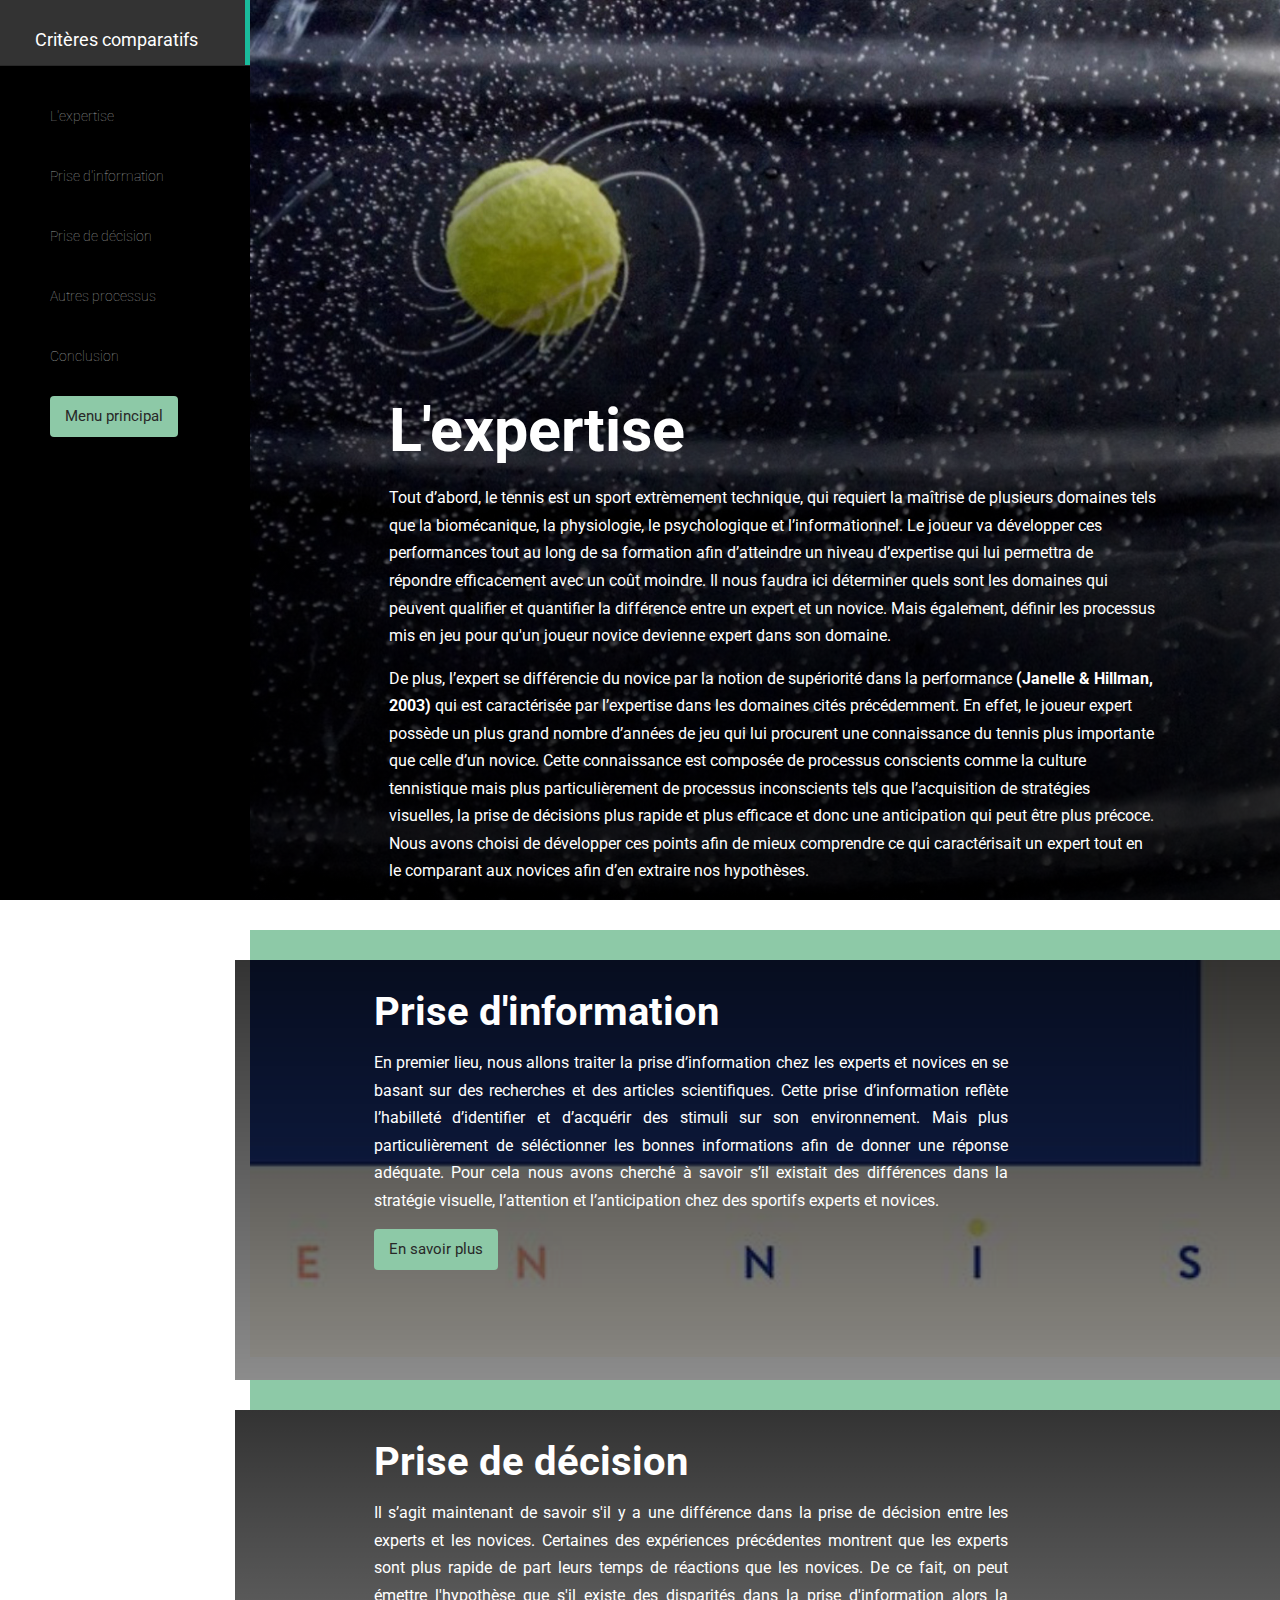
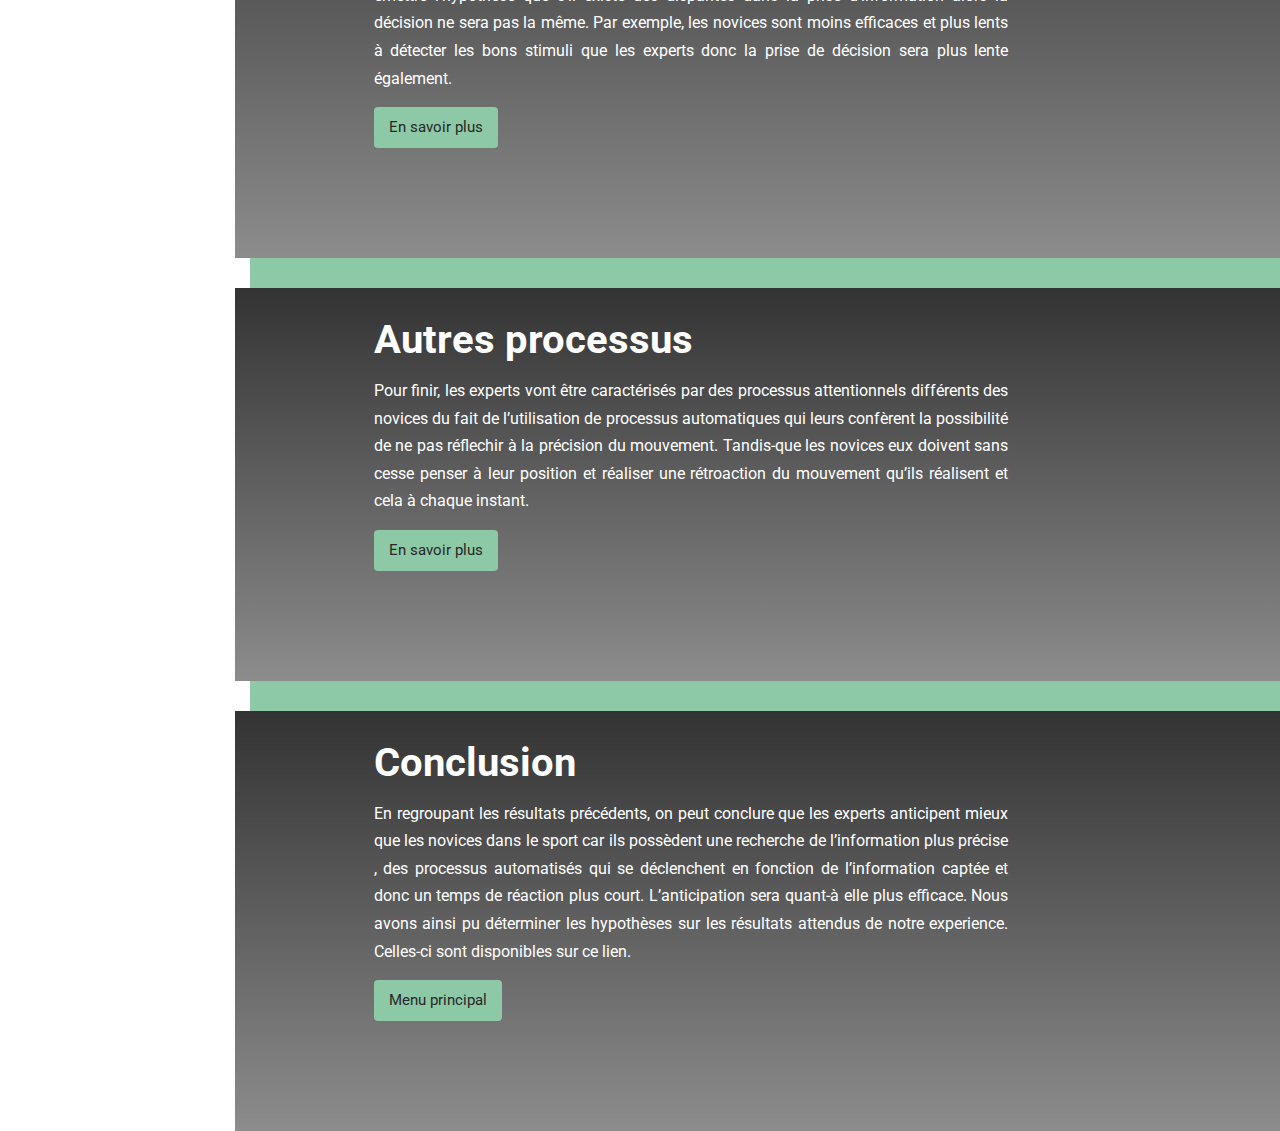
<file: Expertsvsnovices.html>
<!DOCTYPE html>
<html lang="fr">
<head>

    <meta charset="utf-8">
    <meta http-equiv="X-UA-Compatible" content="IE=edge">
    <meta name="viewport" content="width=device-width, initial-scale=1">
    <meta name="description" content="TER L3 MIASHS Parcours Sciences Cognitives 2016 - Chirac Raphael, Gilliard Tallulah ">
    <meta name="author" content="Chirac Raphael, Gilliard Tallulah">

    <title>Prise de décision chez les novices et les experts en tennis<</title>
    <link href='http://fonts.googleapis.com/css?family=Roboto:400,700,500,300' rel='stylesheet' type='text/css'>
    <link rel="stylesheet" href="//maxcdn.bootstrapcdn.com/font-awesome/4.3.0/css/font-awesome.min.css">
    <link rel="stylesheet" href="./fonts/font-awesome/css/font-awesome.min.css">
    <link href="./css/bootstrap.min.css" rel="stylesheet">
    <link href="./css/flat/flat-ui.min.css" rel="stylesheet">
    <link href="./css/style.css" rel="stylesheet">
    <script src="https://ajax.googleapis.com/ajax/libs/jquery/1.11.2/jquery.min.js"></script>
</head>

<body data-spy="scroll" data-target="#myScrollspy">

    <div id="wrapper">

        <!-- Sidebar -->
        <div id="sidebar-wrapper">
            <div id="myScrollspy">
              <ul class="nav sidebar-nav" data-spy="affix" data-offset-bottom="0">
                <li class="sidebar-brand active">
                    <a class="sidebar-brand active" href="#header">
                        Critères comparatifs
                    </a>
                </li>
                <hr style=" border-top: 1px solid #282828;margin-top: 0px;"/>
                <li class="sub-section">
                    <a href="#abstract">L'expertise</a>
                </li>
				<li class="sub-section">
                    <a href="#Prisedinformation">Prise d'information</a>
                </li>
				<li class="sub-section">
                    <a href="#Prisededécision">Prise de décision</a>
                </li>
				<li class="sub-section">
                    <a href="#Autres">Autres processus</a>
                </li>
				<li class="sub-section">
                    <a href="#Conclusion">Conclusion</a>
                </li>
				<li class="sub-section">
					<a href="index.html"><input type="button" class="btn btn-primary" value="Menu principal" style="margin-bottom:3px; background-color: #8dc9a7; color: #282828""></a>
				</li>
			</ul>
          </div>
        </div>
		<div id="page-content-wrapper">
            <div class="container-fluid">
              <div class="row">
                <div id="header">

                    <div id="subheader" class="col-lg-12">
                        <div id="header-title" style="padding:0 12%">
                          <h1>L'expertise</h1>
							<p>
							Tout d’abord, le tennis est un sport extrèmement technique, qui requiert la maîtrise de plusieurs domaines tels que la biomécanique, la physiologie, le  psychologique et l’informationnel. Le joueur va développer ces performances tout au long de sa formation afin d’atteindre un niveau d’expertise qui lui permettra de répondre efficacement avec un coût moindre. 
							Il nous faudra ici déterminer quels sont les domaines qui peuvent qualifier et quantifier la différence entre un expert et un novice. Mais également, définir les processus mis en jeu pour qu'un joueur novice devienne expert dans son domaine. 
							</p>
							<p>De plus, l’expert se différencie du novice par la notion de supériorité dans la performance <strong>(Janelle & Hillman, 2003)</strong> qui est caractérisée par l’expertise dans les domaines cités précédemment. En effet, le joueur expert possède un plus grand nombre d’années de jeu qui lui procurent une connaissance du tennis plus importante que celle d’un novice. 
								Cette connaissance est composée de processus conscients comme la culture tennistique mais plus particulièrement de processus inconscients tels que l’acquisition de stratégies visuelles, la prise de décisions plus rapide et plus efficace et donc une anticipation qui peut être plus précoce. Nous avons choisi de développer ces points afin de mieux comprendre ce qui caractérisait un expert tout en le comparant aux novices afin d’en extraire nos hypothèses.
							</p>
                
                    </div>
                    </div>
                </div>
		<div id="Prisedinformation" style="border-top:#8dc9a7 solid 30px; margin-top:30px">
                  <div class="bg-gradient row firstlvl intro gap50" style="position:relative; height:auto;overflow:auto;">
                    <div class="col-lg-10 col-md-12 format" class="format">
                      <h3 id="Prisedinformation-section">Prise d'information </h3>
                      <div class="bs-example">
						<p dir="ltr">
						En premier lieu, nous allons traiter la prise d’information chez les experts et novices en se basant sur des recherches et des articles scientifiques. 
						Cette prise d’information reflète l’habilleté d’identifier et d’acquérir des stimuli sur son environnement. 
						Mais plus particulièrement de séléctionner les bonnes informations afin de donner une réponse adéquate. 
						Pour cela nous avons cherché à savoir s’il existait des différences dans la stratégie visuelle, l’attention et l’anticipation chez des sportifs experts et novices.
						</p>
                          <!-- Trigger Button HTML --> 
						  <a href="#Prisedinformation"><input type="button" class="btn btn-primary" data-toggle="collapse" data-target="#Prisedinformation-content" value="En savoir plus" style="margin-bottom:110px; background-color: #8dc9a7; color: #282828""></a>
                          <!-- Collapsible Element HTML -->
                      </div>
                    </div>
                  </div>
                </div>
				<div id="Prisedinformation-content" class="collapse">
                  <div class="row firstlvl">
                    <div id="abstract-content" class="col-lg-10 col-md-12 format" style="margin: 60px 0">
                      <h4>Recherches </h4>
                      <p> Une première expérience réalisée sur des joueurs de tennis dans des conditions de réception de service (trois phases: rituel, préparation, exécution ), de <strong>( Claude Goulet, Chantal Bard, and Michelle Fleury, Laval University)</strong>, a permi de mettre en lumière les différentes stratégies visuelles des experts et des novices en utilisant un dispositif d’eye tracking. 
					  Il ont donc identifié des points de fixations et ainsi montré qu’ils étaient plus nombreux chez les experts que chez les novices. Ces résultats sont en opposition avec ceux d’une autre expérience <strong>(Bard & Fleury, 1976)</strong> qui compare également les experts et les novices au basketball . De plus, les experts ont plus de facilité et de rapidité pour détecter le service. Ils obtiennent aussi plus de bonnes réponses (reconnaissance du service) et ont besoins de moins d’information que les novices. 
					  De plus, les scientifiques de la première expérience ont fait une distinction entre le nombre de points de fixations dans les trois phases chez les experts et les novices. Les experts auraient plus de points de fixations pour la phase rituel et d’exécution, pour la phase de préparation, ce sont les novices. 
					  Une autre preuve de la différence de stratégie visuelle dans cette expérience est que les experts organisent leurs recherches plus au niveau de la tête et des épaules, mais aussi sur l’anticipation des services car les chercheurs ont montré que les experts avaient besoins de moins d’information pour identifier le service. 
					  Ils ont donc une réponse plus rapide que les novices.</p>
					<p>
					 Cette expérience est intéressante car elle pose la question de savoir s'il existe une prise d’information différente suivant la phase de service chez les experts et novices sans effectuer de comparaison entre les deux. En effet, il s'agit de voir si les joueurs de tennis qu'ils soient experts ou novices compensent le manque d'information par une stratégie visuelle différente.
					</p>
					<p>
					Une seconde expérience, <strong>(Derek T.Y. Mann,1 A. Mark Williams,2007)</strong> a démontré que les experts étaient plus performants dans la prise d’information et dans le nombre de bonne réponse. Les experts utiliseraient moins de points de fixations de moins longue durée. 
					Il y a également celle réalisé par <strong>(Piras.A, Lobietti.R et Squatrito.S,2014)</strong> qui cherche à comparer la strategie visuelle et la performance de joueurs de volley experts et novices. 
					Les résultats montrent que les experts ont des meilleures performances de prédiction quand ils utilisent moins de points de fixations de durée plus longue.
					</p>
					<p>
					 Pour finir, <strong>(Mann DT1, Williams AM, Ward P, Janelle CM)</strong> ont accompli une méta-analyse se focalisant sur la perception cognitive des experts et des novices dans le sport. Ils ont donc remarqué que dans presque toutes les expériences réalisées sur le sujet la strategie visuelle était différente entre les experts et les novices. Plus particulièrement, les experts utilisaient moins de points de fixations mais ceux-ci étaient plus long. Mais aussi que les experts étaient plus performants dans la captation de l’information en analysant les temps de réactions qui sont plus rapides. Et ainsi, l’efficacité de la réponse qui est plus importante.

					</p>

                    </div>
                  </div>
                </div>
				
				<div id="Prisededécision" style="border-top:#8dc9a7 solid 30px;">
                  <div class="bg-gradient row firstlvl intro gap50" style="position:relative; height:auto;overflow:auto;">
                    <div class="col-lg-10 col-md-12 format" class="format">
                      <h3 id="Prisededécision-section">Prise de décision </h3>
                      <div class="bs-example">
                          <!-- Trigger Button HTML -->
                          <p> Il s’agit maintenant de savoir s'il y a une différence dans la prise de décision entre les experts et les novices. Certaines des expériences précédentes montrent que les experts sont plus rapide de part leurs temps de réactions que les novices.
							De ce fait, on peut émettre l'hypothèse que s'il existe des disparités dans la prise d'information alors la décision ne sera pas la même. Par exemple, les novices sont moins efficaces et plus lents à détecter les bons stimuli que les experts donc la prise de décision sera plus lente également. 
						  </p>
						  <a href="#Prisededécision"><input type="button" class="btn btn-primary" data-toggle="collapse" data-target="#Prisededécision-content" value="En savoir plus" style="margin-bottom:110px; background-color: #8dc9a7; color: #282828""></a>
                          <!-- Collapsible Element HTML -->
                      </div>
                    </div>
                  </div>
                </div>
				<div id="Prisededécision-content" class="collapse">
                  <div class="row firstlvl">
                    <div id="abstract-content" class="col-lg-10 col-md-12 format" style="margin: 60px 0">
                      <h4>Recherches </h4>
                      <p>
					  <strong>(Mori, Ohtani et Imanaka (2002)) </strong> ont montré que des experts en karaté arrivaient mieux à détecter l’attaque. Ils avaient donc un temps de réaction plus court que les novices. Cependant, il n’y avait pas de différence dans la durée de réalisation  de la réaction. Ce point est intéressant car cela montre bien que les experts ont des processus de détection d’une information plus performante mais que une fois que le processus est déclenché il y a des contraintes neuro physiologiques. 
					  C'est ainsi que le détection est plus rapide mais la réaction est la même d'un point de vue temporel.
					  </p>
					  <p> 
						  Pour finir, les experts vont être caractérisés par des processus attentionnels différents que des novices du fait de l’utilisation de processus automatiques qui leurs confèrent la possibilité de ne pas réflechir à la précision du mouvement. 
						  Tandis que les novices eux doivent sans cesse penser à leur position et réaliser une rétroaction du mouvement qu’ils effectuent et cela à chaque instant.
					  </p>

                    </div>
                  </div>
                </div>
				<div id="Autres" style="border-top:#8dc9a7 solid 30px;">
                  <div class="bg-gradient row firstlvl intro gap50" style="position:relative; height:auto;overflow:auto;">
                    <div class="col-lg-10 col-md-12 format" class="format">
                      <h3 id="Autres-section">Autres processus</h3>
                      <div class="bs-example">
                          <!-- Trigger Button HTML -->
                          <p> 
						  Pour finir, les experts vont être caractérisés par des processus attentionnels différents des novices du fait de l’utilisation de processus automatiques qui leurs confèrent la possibilité de ne pas réflechir à la précision du mouvement. 
						  Tandis-que les novices eux doivent sans cesse penser à leur position et réaliser une rétroaction du mouvement qu’ils réalisent et cela à chaque instant.
						  </p>
                          
						  <a href="#Autres"><input type="button" class="btn btn-primary" data-toggle="collapse" data-target="#Autres-content" value="En savoir plus" style="margin-bottom:110px; background-color: #8dc9a7; color: #282828""></a>
                          <!-- Collapsible Element HTML -->
                      </div>
                    </div>
                  </div>
                </div>
				<div id="Autres-content" class="collapse">
                  <div class="row firstlvl">
                    <div id="abstract-content" class="col-lg-10 col-md-12 format" style="margin: 60px 0">
                      <h4>Recherches </h4>
					  <p>Les novices utiliseraient des processus cognitifs explicites d’apprentissage qui seraient conscients. 
					  Les ressources attentionnelles nécessaires sont donc bien plus importantes que pour les experts qui eux doivent seulement executer un “programme” prédéfini. 
					  L’attention requise entre les experts et les novices se qualifierait en terme de degrès de contrôle nécessaire pour la réalisation d’une tâche motrice dans notre cas.</p>
                      <p>Les experts peuvent être également caractérisés par le niveau de compétence et connaissance. <strong>Mc Pherson, French & Thomas (1987-1989)</strong> ont trouvé des liens importants entre connaissances, compétences et performances de jeu (prise de décision et exécution).
						D’après leurs études, les experts ont une connaissance du tennis de plus en plus complexe, plus organisée que les novices, une connaissance procédurale plus développée. Ils augmentent les productions « Si..., Alors... » pour faire le lien entre « Sélection d’une information » et « exécution d’une action ». Tout au long de leur apprentissage, le but va être d'associer une réponse à une information jusqu'a ce que toutes les informations pertinentes soient associées à une action.  
						On peut donc avancer que le niveau d’expertise augmente avec la pratique et l’expérience. De plus, <strong>(Thomas et al.(2001))</strong> ont trouvé que le niveau d’expertise le plus élevé est issu du plus grand nombre d’accords entre « sélection des conditions/ exécutions ». </p>
					
					<p> De plus, la connaissance plus importante que possèdent les experts est aussi liée au fait qu’ils intègrent mieux des données relatives à leur domaine. 
					En effet, <strong>(Chase et Simon (1973)</strong> ont conclu que les joueurs d’échecs experts arrivaient mieux à rappeller des phases de jeu. 
					De même, <strong>Stackes et al. (1987)</strong> ont démontré que des experts danceurs de ballets retenaient plus facilement des choreégraphies que des danceurs moins perfectionnés. </p>
                    <p>Tout cela montre que les experts possèdent des capacitées supérieures aux novices qui leurs permettent de répondre au mieux aux contraintes subies dans leur sport</p>

                    </div>
                  </div>
                </div>
                
				<div id="Conclusion" style="border-top:#8dc9a7 solid 30px;">
                  <div class="bg-gradient row firstlvl intro gap50" style="position:relative; height:auto;overflow:auto;">
                    <div class="col-lg-10 col-md-12 format" class="format">
                      <h3 id="Conclusion-section">Conclusion </h3>
                      <div class="bs-example">
                          <!-- Trigger Button HTML -->
                          <p> En regroupant les résultats précédents, on peut conclure que les experts anticipent mieux que les novices dans le sport car ils possèdent une recherche de l’information plus précise , des processus automatisés qui se déclenchent en fonction de l’information captée et donc un temps de réaction plus court. 
						  L’anticipation sera quant-à elle plus efficace.
						  Nous avons ainsi pu déterminer les hypothèses sur les résultats attendus de notre experience.
						  Celles-ci sont disponibles sur ce lien. 
                          </p>
						  <a href="index.html"><input type="button" class="btn btn-primary" value="Menu principal" style="margin-bottom:110px; background-color: #8dc9a7; color: #282828""></a>
                          <!-- Collapsible Element HTML -->
                      </div>
                    </div>
                  </div>
                </div>
      </div>
        </div>
        <!-- /#page-content-wrapper -->

    </div>
    <!-- /#wrapper -->

    <!-- jQuery -->
    <script src="js/jquery.js"></script>

    <!-- Bootstrap Core JavaScript -->
    <script src="js/bootstrap.min.js"></script>

    <!-- Menu Toggle Script -->
    <script>
    $("#menu-toggle").click(function(e) {
        e.preventDefault();
        $("#wrapper").toggleClass("toggled");
    });
    </script>
    <script>
    $(document).ready(function(){
    resizeDiv();
    });

    window.onresize = function(event) {
    resizeDiv();
    }

    function resizeDiv() {
    vpw = $(window).width();
    vph = $(window).height();
    $('#header').css({'min-height': vph + 'px'});
    $('#subheader').css({'min-height': vph + 'px'});
    }

    $(document).ready(function(){
    	$('a[href^="#"]').on('click',function (e) {
    	    e.preventDefault();

    	    var target = this.hash;
    	    var $target = $(target);

    	    $('html, body').stop().animate({
    	        'scrollTop': $target.offset().top
    	    }, 900, 'swing', function () {
    	        window.location.hash = target;
    	    });
    	});
    });
    </script>
</body>	
</html>
</file>
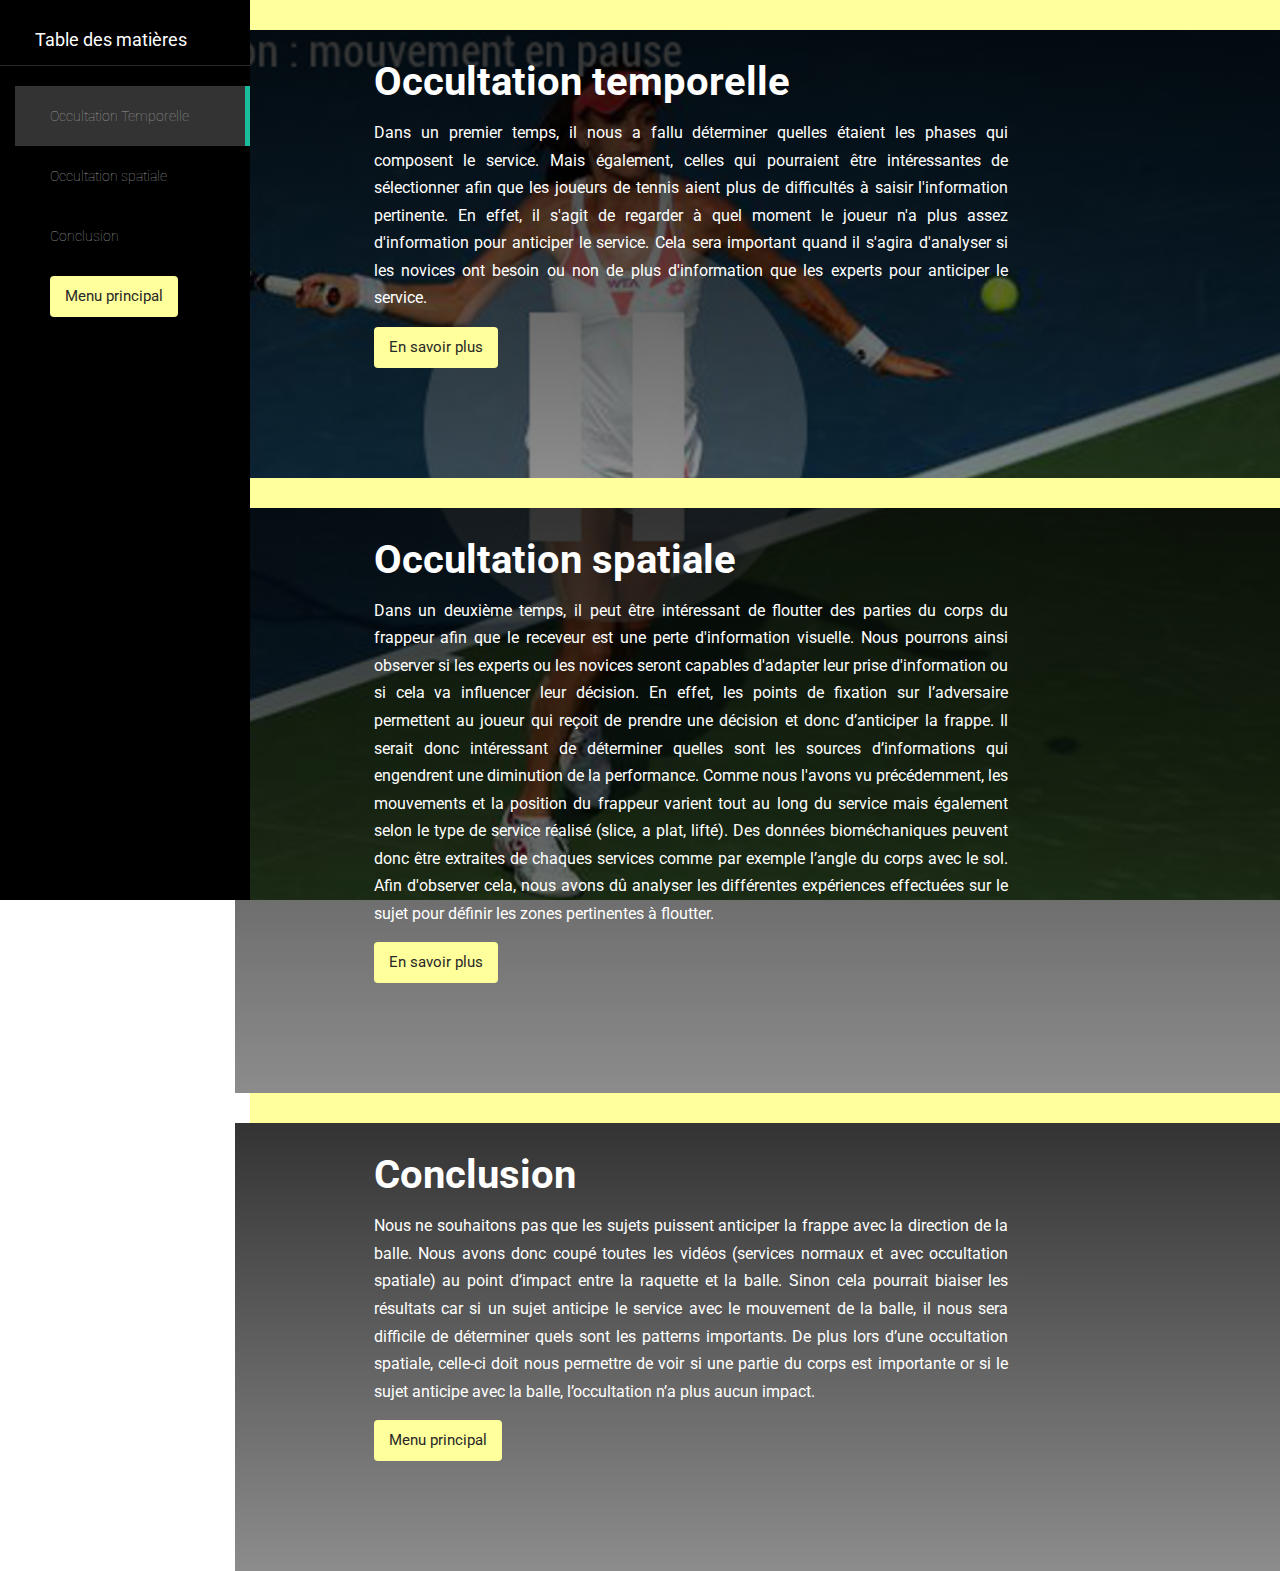
<file: Occultations.html>
﻿<!DOCTYPE html>
<html lang="fr">

<head>

    <meta charset="utf-8">
    <meta http-equiv="X-UA-Compatible" content="IE=edge">
    <meta name="viewport" content="width=device-width, initial-scale=1">
    <meta name="description" content="TER L3 MIASHS Parcours Sciences Cognitives 2016 - Chirac Raphael, Gilliard Tallulah ">
    <meta name="author" content="Chirac Raphael, Gilliard Tallulah">

    <title>Prise de décision chez les novices et les experts en tennis<</title>
    <link href='http://fonts.googleapis.com/css?family=Roboto:400,700,500,300' rel='stylesheet' type='text/css'>
    <link rel="stylesheet" href="//maxcdn.bootstrapcdn.com/font-awesome/4.3.0/css/font-awesome.min.css">
    <link rel="stylesheet" href="./fonts/font-awesome/css/font-awesome.min.css">
    <link href="./css/bootstrap.min.css" rel="stylesheet">
    <link href="./css/flat/flat-ui.min.css" rel="stylesheet">
    <link href="./css/style.css" rel="stylesheet">
    <script src="https://ajax.googleapis.com/ajax/libs/jquery/1.11.2/jquery.min.js"></script>
</head>

<body data-spy="scroll" data-target="#myScrollspy">

    <div id="wrapper">

        <!-- Sidebar -->
        <div id="sidebar-wrapper">
            <div id="myScrollspy">
              <ul class="nav sidebar-nav" data-spy="affix" data-offset-bottom="0">
                <li class="sidebar-brand active">
                    <a class="sidebar-brand active" href="#header">
                        Table des matières
                    </a>
                </li>
                <hr style=" border-top: 1px solid #282828;margin-top: 0px;"/>
                <li class="sub-section">
                    <a href="#OccultationTemporelle">Occultation Temporelle</a>
                </li>
				<li class="sub-section">
                    <a href="#Occultationspatiale">Occultation spatiale</a>
                </li>
				<li class="sub-section">
                    <a href="#Conclusion">Conclusion</a>
                </li>
				<li class="sub-section">
					<a href="index.html"><input type="button" class="btn btn-primary" value="Menu principal" style="margin-bottom:3px; background-color: #FFFF9C; color: #282828""></a>
				</li>
			</ul>
          </div>
        </div>
		<div id="OccultationTemporelle" style="border-top:#FFFF9C solid 30px;">
                  <div class="bg-gradient row firstlvl intro gap50" style="position:relative; height:auto;overflow:auto;">
                    <div class="col-lg-10 col-md-12 format" class="format">
                      <h3 id="OccultationTemporelle-section">Occultation temporelle </h3>
                      <div class="bs-example">
						<p dir="ltr">
						Dans un premier temps, il nous a fallu déterminer quelles étaient les phases qui composent le service. Mais également, celles qui pourraient être intéressantes de sélectionner afin que les joueurs de tennis aient plus de difficultés à saisir l'information pertinente.   
						En effet, il s'agit de regarder à quel moment le joueur n'a plus assez d'information pour anticiper le service. Cela sera important quand il s'agira d'analyser si les novices ont besoin ou non de plus d'information que les experts pour anticiper le service.
						</p>
                          <!-- Trigger Button HTML --> 
						  <a href="#OccultationTemporelle"><input type="button" class="btn btn-primary" data-toggle="collapse" data-target="#OccultationTemporelle-content" value="En savoir plus" style="margin-bottom:110px; background-color: #FFFF9C; color: #282828""></a>
                          <!-- Collapsible Element HTML -->
                      </div>
                    </div>
                  </div>
                </div>
				<div id="OccultationTemporelle-content" class="collapse">
                  <div class="row firstlvl">
                    <div id="abstract-content" class="col-lg-10 col-md-12 format" style="margin: 60px 0">
                      <h4>Recherches </h4>
                      <p>L'occultation temporelle permet de voir quand est ce que la prise de décision est faite. Ainsi, si la plupart des sujets n’arrivent plus à anticiper l’action à partir d’un certain moment cela pourrait signifier qu’il n’y a plus assez d'information visuelle pertinente pour que le sujet puisse prendre une décision. Salmela et Fiorito (1979) ont montré que sur des gardiens de hockey plus l’occultation de la frappe était tardive, plus la prédiction était précise. Il serait donc intéressant de connaître le moment où le joueur ne serait plus apte à anticiper la frappe lors d’un service.</p>

                      <p>De ce fait, deux expériences ont été réalisées, l'une par une équipe québecquoise <strong>(Claude GOULET, Michelle FLEURY, Chantal BARD, Laboratoire de performance motrice humaine, Université LAVAL)</strong> et l'autre  
					  par <strong>(Farrow et Abernethy (2003))</strong> qui consistaient à faire la distinction entre expert et novice sur la réception du service en différencient 5 phases du service (1: début du mouvement, 2: point culminant de la balle, 3: alignement du bras gauche et raquette, 4: contact entre la balle et la raquette, 5: après contact)</p>
					  <p>Nous avons également effectué des recherches (<a href="http://csafv.tennis.free.fr/uploads/documents/art_wysocki_thomas.pdf">exemple</a>) afin de nous familisariser avec le vocabulaire lié à ce geste technique. Mais surtout afin de comprendre comment le service était réalisé, sa compléxité et ce qu'il serait intéressant de retenir. </p>
					  <p>D’après ces résultats, nous avons choisi de couper le service en deux phases (1: point culminant de la balle, 2: tête de raquette relachée). 
					  Nous avons séléctionné les étapes les plus distinctes du service. C'est à dire les phases avant la seconde car le risque était que les sujets n’arrivent pas du tout à anticiper le service. 
					  Et également enlever la phase après la frappe de la balle qui permet au joueur d’anticiper la frappe avec la balle.</p>


                      <div class="lib-panel" style="max-width:700px; margin-left:auto; margin-right:auto">
                          <div class="row firstlvl box-shadow">
                              <div class="col-md-12">
                                  <img class="lib-img-show" src="./media/img/tennis1.png">
                              </div>
                          </div>
                          <div style="margin:10px; padding:20px"><span style="font-style: italic;"><em style="font-weight:bold;">Image :</em> Exemple d'occultation temporelle</span></div>
                      </div>
                    </div>
                  </div>
                </div>
				
				<div id="Occultationspatiale" style="border-top:#FFFF9C solid 30px;">
                  <div class="bg-gradient row firstlvl intro gap50" style="position:relative; height:auto;overflow:auto;">
                    <div class="col-lg-10 col-md-12 format" class="format">
                      <h3 id="Occultationspatiale-section">Occultation spatiale </h3>
                      <div class="bs-example">
                          <!-- Trigger Button HTML -->
                          <p>
							Dans un deuxième temps, il peut être intéressant de floutter des parties du corps du frappeur afin que le receveur est une perte d'information visuelle. Nous pourrons ainsi observer si les experts ou les novices seront capables d'adapter leur prise d'information ou si cela va influencer leur décision.
							En effet, les points de fixation sur l’adversaire permettent au joueur qui reçoit de prendre une décision et donc d’anticiper la frappe. Il serait donc intéressant de déterminer quelles sont les sources d’informations qui engendrent une diminution de la performance. 
						    Comme nous l'avons vu précédemment, les mouvements et la position du frappeur varient tout au long du service mais également selon le type de service réalisé (slice, a plat, lifté). Des données bioméchaniques peuvent donc être extraites de chaques services comme par exemple l’angle du corps avec le sol. 
							Afin d'observer cela, nous avons dû analyser les différentes expériences effectuées sur le sujet pour définir les zones pertinentes à floutter.
						   </p>
                          
						  <a href="#Occultationspatiale"><input type="button" class="btn btn-primary" data-toggle="collapse" data-target="#Occultationspatiale-content" value="En savoir plus" style="margin-bottom:110px; background-color: #FFFF9C; color: #282828""></a>
                          <!-- Collapsible Element HTML -->
                      </div>
                    </div>
                  </div>
                </div>
				<div id="Occultationspatiale-content" class="collapse">
                  <div class="row firstlvl">
                    <div id="abstract-content" class="col-lg-10 col-md-12 format" style="margin: 60px 0">
                      <h4>Recherches </h4>
                     <p>Pour ce qui est des recherches, <strong>(Abernethy et Russell (1987))</strong> ont réalisé une expérience sur la prédiction du lieu d’attérissage du volant avec des joueurs de badminton. Ceci en occultant le bas du corps, la tête ou bien la raquette.
					  Ils en ont conclu que l'élément qu’il était interessant d’occulter était seulement la raquette.</p>
                      <p>De plus, après avoir réalisé quelques recherches (<a href="https://www.youtube.com/watch?v=cJUnX13hoTM,https://www.youtube.com/watch?v=ZTg9gpMtAmw">vidéo : comment réaliser un bon service</a>), nous avons pu distinguer certaines composantes essentielles à la réussite du service. Il s'agit du regard du joueur qui doit suivre la balle tout au long du service et du corps qui doit respecter des alignements précis à un instant t.
					  On peut citer comme exemple certains alignements du corps entier qui diffèrent selon le type de service. Et ainsi, nous allons tenter de déterminer si l'incorporation de zones flouttées perturbe les joueurs du fait que cela coupe les alignements qui sont des indices du service réalisé. Ou bien si ces alignements sont reconstruits par le cerveau du joueur. </p>
					<p>D’après les résultats, nous avons choisi de retenir les zones suivantes : les hanches, les épaules, la raquette et le visage. En effet, les hanches et les épaules sont deux points du corps qui peuvent orienter et qui servent de jonction avec le reste du corps.  Nous pensons ainsi que floutter ces zones pourrait détériorer la lecture des alignements et orientations du corps. 
					Pour ce qui est du visage, celui-ci, de part le regard, est un bon indicateur pour le receveur du lieu où la balle va atterrir. Et enfin, l'orientation de la raquette étant modifiée suivant le type de service, elle est également un bon indicateur pour anticiper le service. </p>



                      <div class="lib-panel" style="max-width:700px; margin-left:auto; margin-right:auto">
                          <div class="row firstlvl box-shadow">
                              <div class="col-md-12">
                                  <img class="lib-img-show" src="./media/img/serviceFE.png">
                              </div>
                          </div>
                          <div style="margin:10px; padding:20px"><span style="font-style: italic;"><em style="font-weight:bold;">Figure. </em> occultation spatiale des épaules</span></div>
                      </div>
                    </div>
                  </div>
                </div>
				<div id="Conclusion" style="border-top:#FFFF9C solid 30px;">
                  <div class="bg-gradient row firstlvl intro gap50" style="position:relative; height:auto;overflow:auto;">
                    <div class="col-lg-10 col-md-12 format" class="format">
                      <h3 id="Conclusion-section">Conclusion </h3>
                      <div class="bs-example">
                          <!-- Trigger Button HTML -->
                          <p> Nous ne souhaitons pas que les sujets puissent anticiper la frappe avec la direction de la balle. Nous avons donc coupé toutes les vidéos (services normaux et avec occultation spatiale) au point d’impact entre la raquette et la balle. Sinon cela pourrait biaiser les résultats car si un sujet  anticipe le service avec le mouvement de la balle, il nous sera difficile de déterminer quels sont les patterns importants. 
						  De plus lors d’une occultation spatiale, celle-ci doit nous permettre de voir si une partie du corps est importante or si le sujet anticipe avec la balle, l’occultation n’a plus aucun impact.
						  </p>
						  <a href="index.html"><input type="button" class="btn btn-primary" value="Menu principal" style="margin-bottom:110px; background-color: #FFFF9C; color: #282828""></a>
                        
                          <!-- Collapsible Element HTML -->
                      </div>
                    </div>
                  </div>
                </div>
			
        </div>
        <!-- /#page-content-wrapper -->

	
    <!-- /#wrapper -->

    <!-- jQuery -->
    <script src="js/jquery.js"></script>

    <!-- Bootstrap Core JavaScript -->
    <script src="js/bootstrap.min.js"></script>

    <!-- Menu Toggle Script -->
    <script>
    $("#menu-toggle").click(function(e) {
        e.preventDefault();
        $("#wrapper").toggleClass("toggled");
    });
    </script>
    <script>
    $(document).ready(function(){
    resizeDiv();
    });

    window.onresize = function(event) {
    resizeDiv();
    }

    function resizeDiv() {
    vpw = $(window).width();
    vph = $(window).height();
    $('#header').css({'min-height': vph + 'px'});
    $('#subheader').css({'min-height': vph + 'px'});
    }

    $(document).ready(function(){
    	$('a[href^="#"]').on('click',function (e) {
    	    e.preventDefault();

    	    var target = this.hash;
    	    var $target = $(target);

    	    $('html, body').stop().animate({
    	        'scrollTop': $target.offset().top
    	    }, 900, 'swing', function () {
    	        window.location.hash = target;
    	    });
    	});
    });
    </script>
</body>	
</html>
</file>
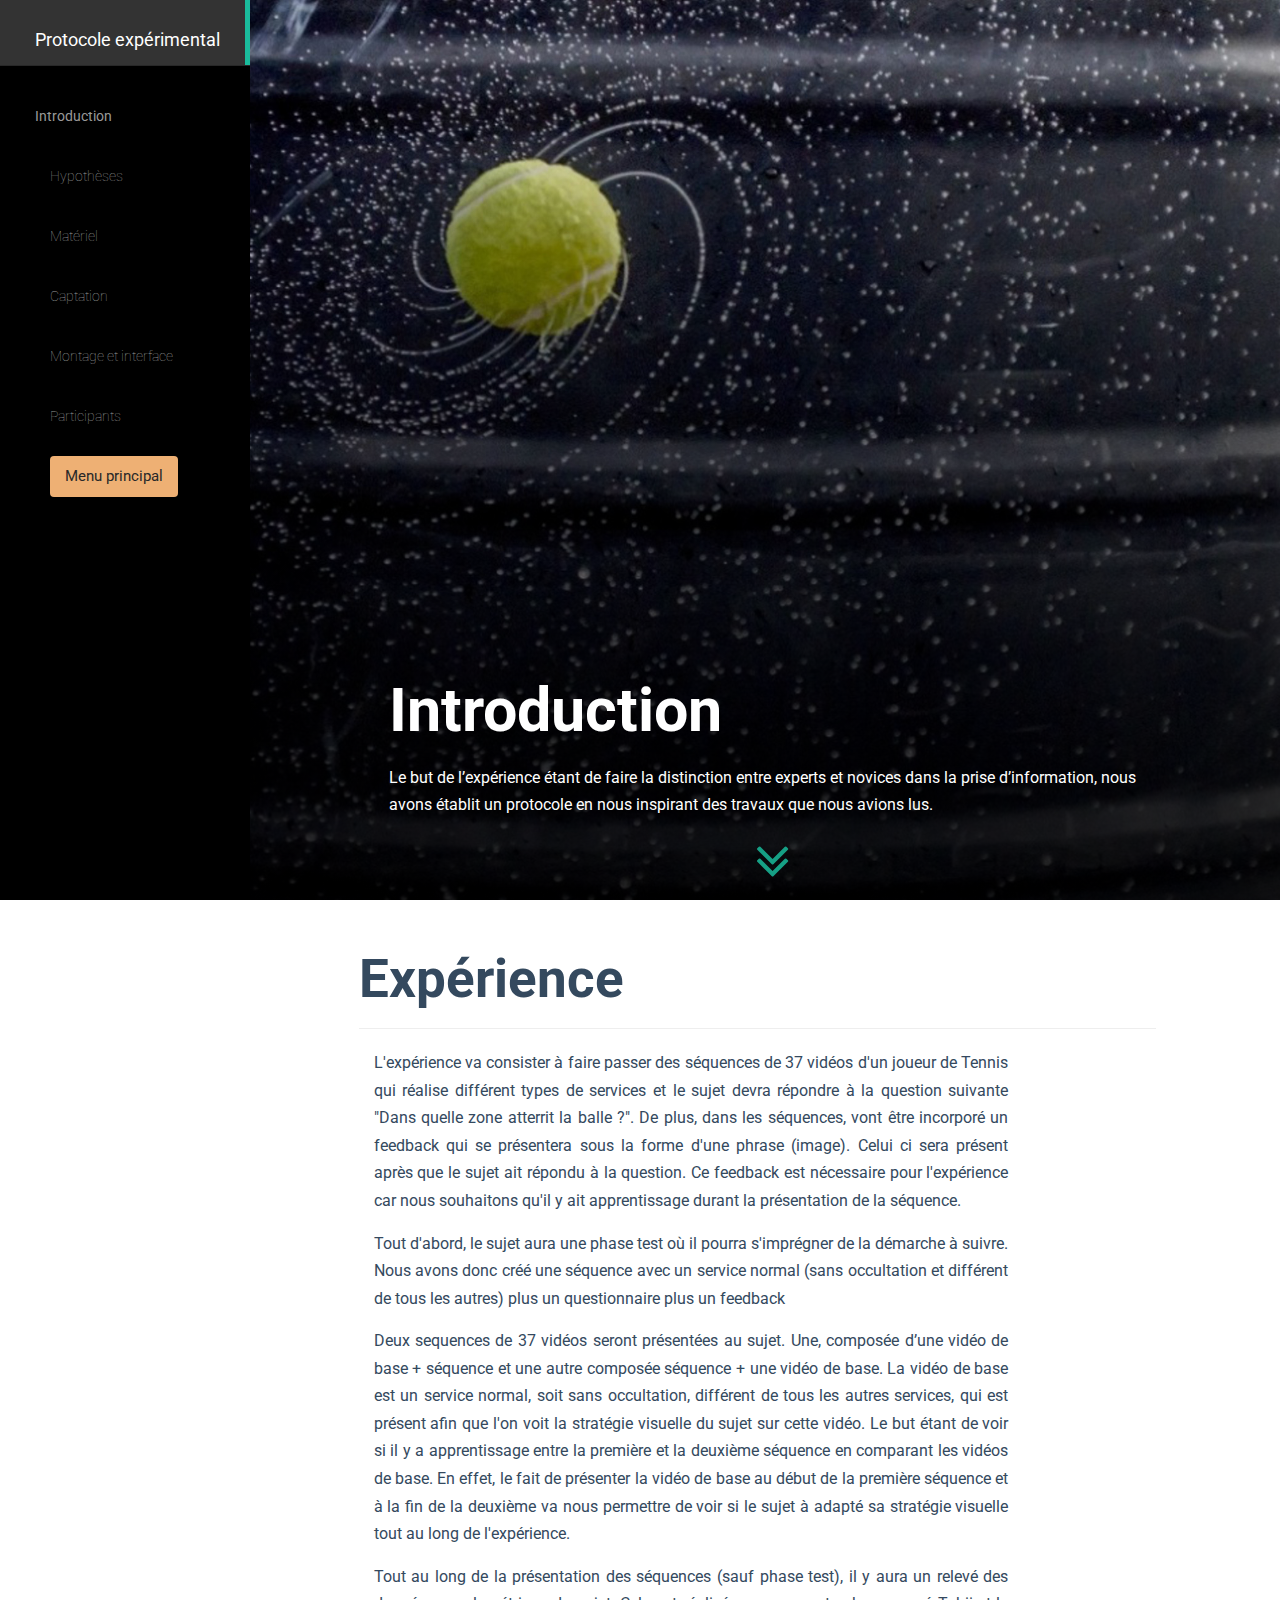
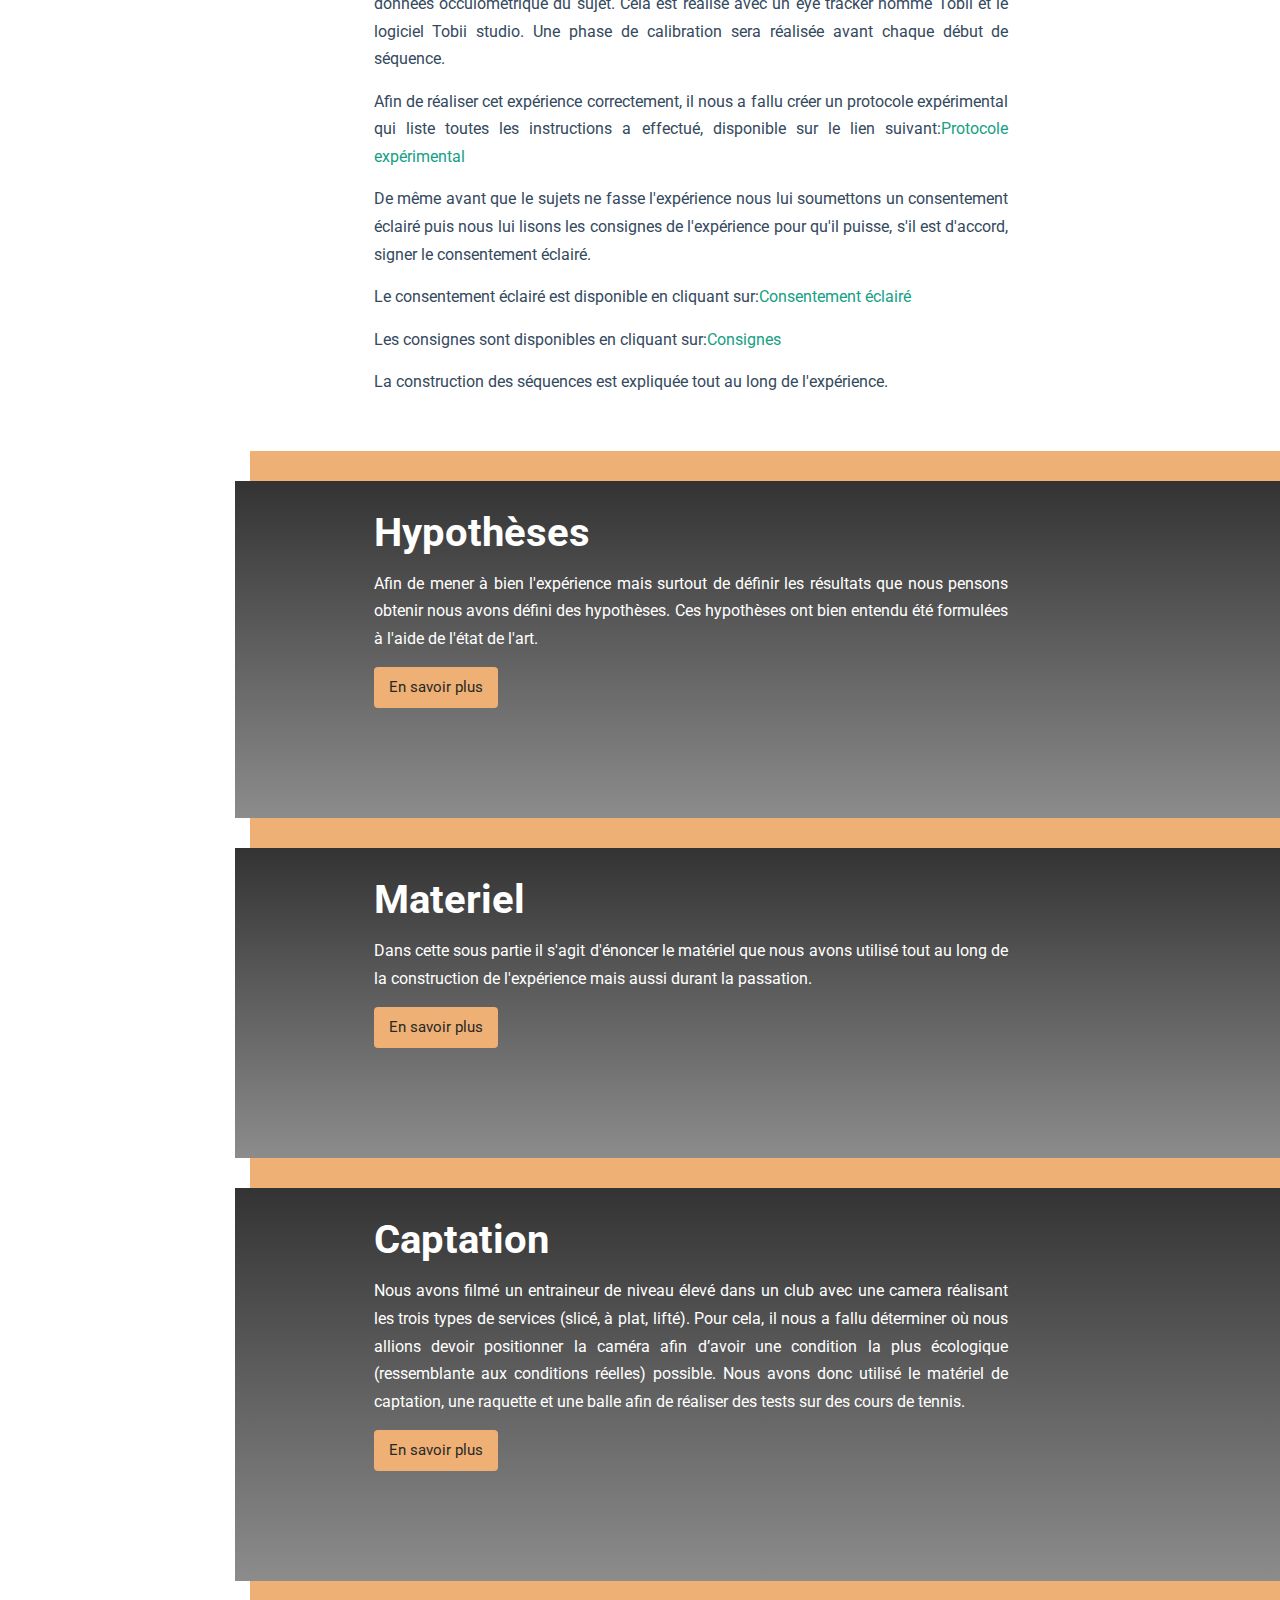
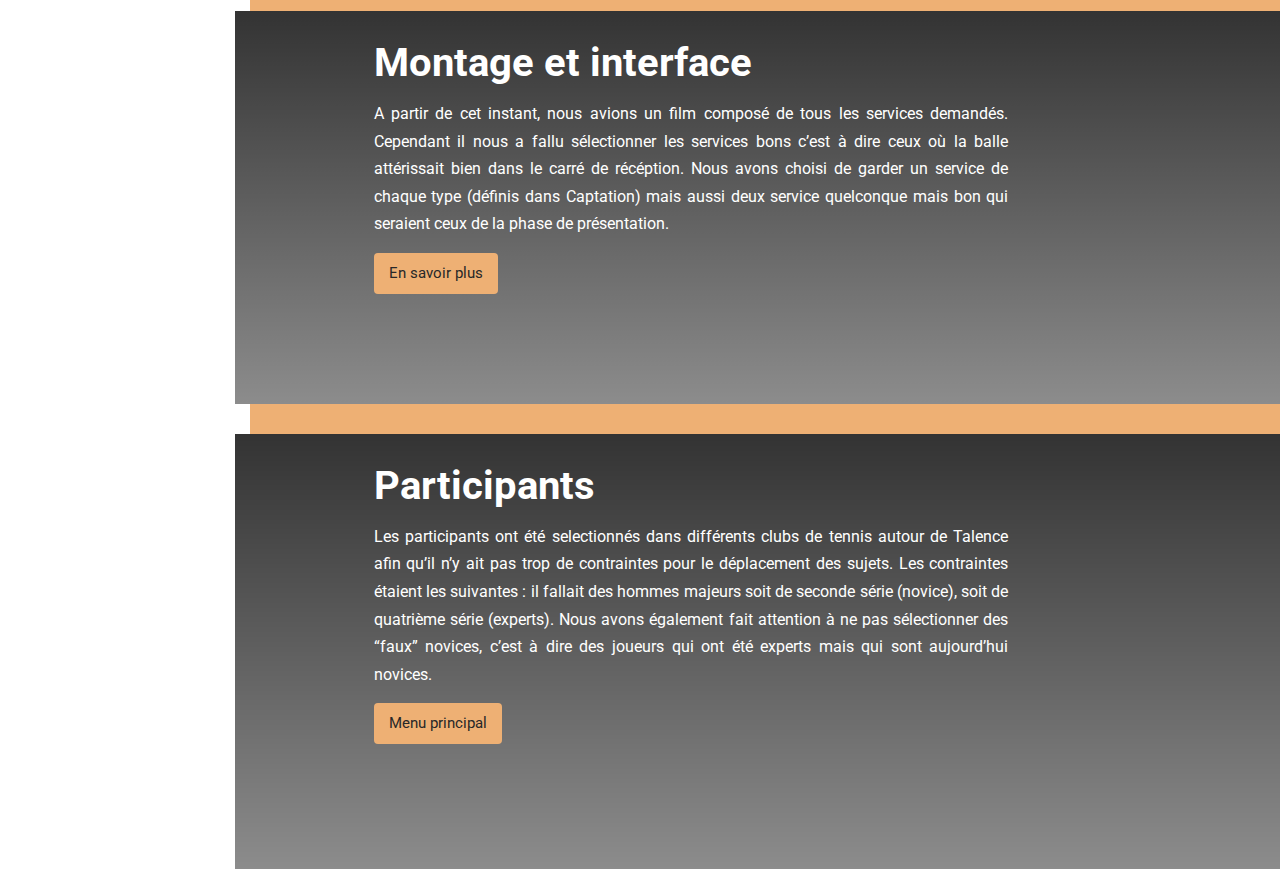
<file: Protocole.html>
<!DOCTYPE html>
<html lang="fr">
<head>

    <meta charset="utf-8">
    <meta http-equiv="X-UA-Compatible" content="IE=edge">
    <meta name="viewport" content="width=device-width, initial-scale=1">
    <meta name="description" content="TER L3 MIASHS Parcours Sciences Cognitives 2016 - Chirac Raphael, Gilliard Tallulah ">
    <meta name="author" content="Chirac Raphael, Gilliard Tallulah">

    <title>Prise de décision chez les novices et les experts en tennis<</title>
    <link href='http://fonts.googleapis.com/css?family=Roboto:400,700,500,300' rel='stylesheet' type='text/css'>
    <link rel="stylesheet" href="//maxcdn.bootstrapcdn.com/font-awesome/4.3.0/css/font-awesome.min.css">
    <link rel="stylesheet" href="./fonts/font-awesome/css/font-awesome.min.css">
    <link href="./css/bootstrap.min.css" rel="stylesheet">
    <link href="./css/flat/flat-ui.min.css" rel="stylesheet">
    <link href="./css/style.css" rel="stylesheet">
    <script src="https://ajax.googleapis.com/ajax/libs/jquery/1.11.2/jquery.min.js"></script>
</head>

<body data-spy="scroll" data-target="#myScrollspy">

<div id="wrapper">

        <!-- Sidebar -->
        <div id="sidebar-wrapper">
            <div id="myScrollspy">
              <ul class="nav sidebar-nav" data-spy="affix" data-offset-bottom="0">
                <li class="sidebar-brand active">
                    <a class="sidebar-brand active" href="#header">
                        Protocole expérimental
                    </a>
                </li class="sub-section">
                <hr style=" border-top: 1px solid #282828;margin-top: 0px;"/>
				<li>
                    <a href="#abstract">Introduction</a>
                </li>
				<li class="sub-section">
                    <a href="#Hypothèses">Hypothèses</a>
                </li>
                <li class="sub-section">
                    <a href="#Materiel">Matériel</a>
                </li>
				<li class="sub-section">
                    <a href="#Captation">Captation</a>
                </li>
				<li class="sub-section">
                    <a href="#Montageetinterface">Montage et interface</a>
                </li>
				<li class="sub-section">
                    <a href="#Participant">Participants</a>
                </li>
				<li class="sub-section">
					<a href="index.html"><input type="button" class="btn btn-primary" value="Menu principal" style="margin-bottom:3px; background-color: #eeb074; color: #282828""></a>
				</li>
			</ul>
          </div>
        </div>
	<div id="page-content-wrapper">
		<div class="container-fluid">
            <div class="row">
                <div id="header">

                    <div id="subheader" class="col-lg-12">
                        <div id="header-title" style="padding:0 12%">
                          <h1>Introduction</h1>
                          <p>
							Le but de l’expérience étant de faire la distinction entre experts et novices dans la prise d’information, nous avons établit un protocole en nous inspirant des travaux que nous avions lus.
						  </p>
						  <div style="text-align:center;margin-bottom:10px;"><a href="#abstract"><i class="fa fa-angle-double-down fa-4x"></i></a></div>
						</div>
						
                    
                    </div>
					
                </div>
				<div id="abstract" class="row firstlvl">
                  <div id="abstract-title" class="format">
                    <h2 id="section-1">Expérience</h2>
                    <hr/>
                  </div>
                  <div id="abstract-content" class="col-lg-10 col-md-12 format">
                   
                    <p>L'expérience va consister à faire passer des séquences de 37 vidéos d'un joueur de Tennis qui réalise différent types de services et le sujet devra répondre à la question suivante "Dans quelle zone atterrit la balle ?".
					De plus, dans les séquences, vont être incorporé un feedback qui se présentera sous la forme d'une phrase (image). Celui ci sera présent après que le sujet ait répondu à la question. 
					Ce feedback est nécessaire pour l'expérience car nous souhaitons qu'il y ait apprentissage durant la présentation de la séquence.</p>
					
					<p>Tout d'abord, le sujet aura une phase test où il pourra s'imprégner de la démarche à suivre. Nous avons donc créé une séquence avec un service normal (sans occultation et différent de tous les autres) plus un questionnaire plus un feedback</p>
					<p>Deux sequences de 37 vidéos seront présentées au sujet. Une, composée d’une vidéo de base + séquence et une autre composée séquence + une vidéo de base. 
					La vidéo de base est un service normal, soit sans occultation, différent de tous les autres services, qui est présent afin que l'on voit la stratégie visuelle du sujet sur cette vidéo.
					Le but étant de voir si il y a apprentissage entre la première et la deuxième séquence en comparant les vidéos de base. 
					En effet, le fait de présenter la vidéo de base au début de la première séquence et à la fin de la deuxième va nous permettre de voir si le sujet à adapté sa stratégie visuelle tout au long de l'expérience. </p>
					
					<p>Tout au long de la présentation des séquences (sauf phase test), il y aura un relevé des données occulométrique du sujet. Cela est réalisé avec un eye tracker nommé Tobii et le logiciel Tobii studio. 
					Une phase de calibration sera réalisée avant chaque début de séquence.</p>
					
					<p>Afin de réaliser cet expérience correctement, il nous a fallu créer un protocole expérimental qui liste toutes les instructions a effectué, disponible sur le lien suivant:<a href="https://docs.google.com/document/d/1vKQtBHplVLBpZSlq5cKQEGRgb1JHYB9Kx1QOlyU__Wg/pub?embedded=true">Protocole expérimental</a></p>
					<p>De même avant que le sujets ne fasse l'expérience nous lui soumettons un consentement éclairé puis nous lui lisons les consignes de l'expérience pour qu'il puisse, s'il est d'accord, signer le consentement éclairé.
					</p>
					 <p>Le consentement éclairé est disponible en cliquant sur:<a href="https://docs.google.com/document/d/1DRt54GGMj70HIGjCQaoo7EDftn0Tuz6EnOgY9SVUGtU/pub?embedded=true">Consentement éclairé</a></p>
					  <p>Les consignes sont disponibles en cliquant sur:<a href ="https://docs.google.com/document/d/1OOmx0Ce52oWveJ--rLJv6-_lh4qQD6WRhNwmrh1cnO4/pub?embedded=true">Consignes</a></p>
					<p>La construction des séquences est expliquée tout au long de l'expérience.</p>
				  </div>
				</div>
		<div id="Hypothèses" style="border-top:#eeb074 solid 30px;">
                  <div class="bg-gradient row firstlvl intro gap50" style="position:relative; height:auto;overflow:auto;">
                    <div class="col-lg-10 col-md-12 format" class="format">
                      <h3 id="Hypothèses-section">Hypothèses </h3>
                      <div class="bs-example">
					  <p dir="ltr">
						Afin de mener à bien l'expérience mais surtout de définir les résultats que nous pensons obtenir nous avons défini des hypothèses.
						Ces hypothèses ont bien entendu été formulées à l'aide de l'état de l'art.
						   </p>
                          <!-- Trigger Button HTML --> 
						  <a href="#Hypothèses"><input type="button" class="btn btn-primary" data-toggle="collapse" data-target="#Hypothèses-content" value="En savoir plus" style="margin-bottom:110px; background-color: #eeb074; color: #282828""></a>
                          <!-- Collapsible Element HTML -->
                      </div>
                    </div>
                  </div>
                </div>
				<div id="Hypothèses-content" class="collapse">
                  <div class="row firstlvl">
                    <div id="abstract-content" class="col-lg-10 col-md-12 format" style="margin: 60px 0">
                      <h4>Hypothèses </h4>
                      <ul>
					  <p> <strong>Les experts :</strong></p>
						<li><p>Les joueurs experts devraient reconnaître plus facilement les services présentés.</p></li>
						</ul>
					<ul>
						<li><p>Les experts ont une stratégie visuelle.</p></li>
					</ul>	
					<ul>
						<li><p>Prise de décision plus rapide pour les experts</p></li>
					</ul>	
					<ul>
						<li><p>Meilleure réussite pour les experts dans l'anticipation d'un service lors d'occultation spatiale <p></li>
					</ul>
					<ul>
					<br></br>
					<p><strong> Les novices : </strong></p>
						<li><p>Les novices ont plus de points de fixations sans stratégie visible</p></li>
						<li><p>Les novices ont besoin de plus d’information (plus l’occultation est tard meilleur seront les résultats)<p></li>
					</ul>
					<ul>
					</ul>
					<ul>
					<br></br>
                    <p><strong>Occultations temporelle :</strong><p>
                        <li><p>Les novices ont besoin de plus d’information (plus l’occultation est tard meilleur seront les résultats)<p></li>
                        <li><p>Les experts arrivent à mieux anticiper le service<p></li>
                    </ul>
                    <ul>
					<br></br>
                    <p><strong>Occultations spatiale : </strong><p>
                        <li><p>Occultations importantes: visage et raquette <p></li>
                        <li><p>Meilleurs résultats pour les experts <p></li>
                    </ul>
					<p>
					On peut s’attendre à des résultats moins marqués que prévu car le contexte est est différent que dans les articles similaires consultés.
					</p>
					
                    
                    </div>
                  </div>
                </div>

		<div id="Materiel" style="border-top:#eeb074 solid 30px;">
                  <div class="bg-gradient row firstlvl intro gap50" style="position:relative; height:auto;overflow:auto;">
                    <div class="col-lg-10 col-md-12 format" class="format">
                      <h3 id="Materiel-section">Materiel </h3>
                      <div class="bs-example">
					  <p dir="ltr">
							Dans cette sous partie il s'agit d'énoncer le matériel que nous avons utilisé tout au long de la construction de l'expérience mais 
							aussi durant la passation.
						   </p>
                          <!-- Trigger Button HTML --> 
						  <a href="#Materiel"><input type="button" class="btn btn-primary" data-toggle="collapse" data-target="#Materiel-content" value="En savoir plus" style="margin-bottom:110px; background-color: #eeb074; color: #282828""></a>
                          <!-- Collapsible Element HTML -->
                      </div>
                    </div>
                  </div>
                </div>
				<div id="Materiel-content" class="collapse">
                  <div class="row firstlvl">
                    <div id="abstract-content" class="col-lg-10 col-md-12 format" style="margin: 60px 0">
                      <h4>Matériel utilisé </h4>
                      <ul>
						<li><p>Camera numérique. Elle nous a été utile pour filmer le joueur de tennis mais aussi dans la réalisation de test</p></li>
						</ul>

					<ul>
						<li><p>Trépied pour la caméra</p></li>
					</ul>	
					<ul>
						<li><p>Eye tracker Tobii et son logiciel Tobii studio</p></li>
					</ul>	
					<ul>
						<li><p>Ordinateur avec écran 22 pouces</p></li>
					</ul>
					<div class="lib-panel" style="max-width:700px; margin-left:auto; margin-right:auto">
						<div class="row firstlvl box-shadow">
							<div class="col-md-12"  style="padding:0">
								<img class="lib-img-show" src="./media/img/tobii.jpg">
							</div>
						</div>
							<div style="margin:10px; padding:20px"><span style="font-style: italic;"><em style="font-weight:bold;">Matériel : </em>ordinateur équipé de l'eye-tracker avec le logiciel Tobii Studio ouvert</span></div>
					</div>
                    </div>
                  </div>
                </div>


		<div id="Captation" style="border-top:#eeb074 solid 30px;">
                  <div class="bg-gradient row firstlvl intro gap50" style="position:relative; height:auto;overflow:auto;">
                    <div class="col-lg-10 col-md-12 format" class="format">
                      <h3 id="Captation-section">Captation </h3>
                      <div class="bs-example">
					  <p dir="ltr">
						  Nous avons filmé un entraineur de niveau élevé dans un club avec une camera réalisant les trois types de services (slicé, à plat, lifté). 
						  Pour cela, il nous a fallu déterminer où nous allions devoir positionner la caméra afin d’avoir une condition la plus écologique (ressemblante aux conditions réelles) possible. Nous avons donc utilisé le matériel de captation, une raquette et une balle afin de réaliser des tests sur des cours de tennis.
						   </p>
                          <!-- Trigger Button HTML --> 
						  <a href="#Captation"><input type="button" class="btn btn-primary" data-toggle="collapse" data-target="#Captation-content" value="En savoir plus" style="margin-bottom:110px; background-color: #eeb074; color: #282828""></a>
                          <!-- Collapsible Element HTML -->
                      </div>
                    </div>
                  </div>
                </div>
				<div id="Captation-content" class="collapse">
                  <div class="row firstlvl">
                    <div id="abstract-content" class="col-lg-10 col-md-12 format" style="margin: 60px 0">
                      <h4>Captation </h4>

					  <p>  Les contraintes étaient les suivantes : il fallait que tout le fillet et le carré de réception (gauche) soit visible, que l’on voit toute la phase du service et il ne fallait pas utiliser de zoom car cela ne respecterait plus les proportions. 
					  L'emplacement choisi, en réalisant des tests sur le court de tennis, est le suivant :</p>
					
	
                      <div class="lib-panel" style="max-width:700px; margin-left:auto; margin-right:auto">
                          <div class="row firstlvl box-shadow">
                              <div class="col-md-12">
                                  <img class="lib-img-show" src="./media/img/tennis2-figa.png">
                              </div>
                          </div>
                          <div style="margin:10px; padding:20px"><span style="font-style: italic;"><em style="font-weight:bold;">Figure a : </em>schéma du terrain (caméra = point noir)</span></div>
                      </div>
					  <p>Nous nous sommes rendu à un  club de tennis afin de réaliser les films.</p>
					  <p>Le joueur a réalisé une série de service (slicé, lifté, à plat). Ces services pouvant avoir comme point de reception des zones différentes, nous avons donc choisi de découper le carré de récéption en trois zones et ainsi le joueur devait réaliser plusieurs fois les services suivants :
						</p>
						<ul>
						<li><p>à plat sur le T (à gauche du carré de réception)</p></li>
						</ul>
						<ul>
						<li><p>à plat au centre (au milieu du carré de réception)</p></li>
						</ul>
						<ul>
						<li><p>à plat extérieur</p></li>
						</ul>
						<ul>
						<li><p>slice extérieur</p></li>
						</ul>
						<ul>
						<li><p>lifté sur le T </p></li>
						</ul>                      
                      
                    </div>
                  </div>
                </div>
                
                
				<div id="Montageetinterface" style="border-top:#eeb074 solid 30px;">
                  <div class="bg-gradient row firstlvl intro gap50" style="position:relative; height:auto;overflow:auto;">
                    <div class="col-lg-10 col-md-12 format" class="format">
                      <h3 id="Montageetinterface-section">Montage et interface</h3>
                      <div class="bs-example">
                          <!-- Trigger Button HTML -->
                          <p> 
							A partir de cet instant, nous avions un film composé de tous les services demandés. Cependant il nous a fallu sélectionner les services bons c’est à dire ceux où la balle attérissait bien dans le carré de récéption. 
							Nous avons choisi de garder un service de chaque type (définis dans Captation) mais aussi deux service quelconque mais bon qui seraient ceux de la phase de présentation.
						  </p>
                          
						  <a href="#Montageetinterface"><input type="button" class="btn btn-primary" data-toggle="collapse" data-target="#Montageetinterface-content" value="En savoir plus" style="margin-bottom:110px; background-color: #eeb074; color: #282828""></a>
                          <!-- Collapsible Element HTML -->
                      </div>
                    </div>
                  </div>
                </div>
		<div id="Montageetinterface-content" class="collapse">
			<div class="row firstlvl">
				<div id="abstract-content" class="col-lg-10 col-md-12 format" style="margin: 60px 0">
                      <h4>Montage et interface </h4>
						<p>Le but ici était de créer une interface de visionnage de vidéos, cliquable et sur laquelle nous pourrions analyser les données issues des choix et des points de fixation. </p>
						<p>En premier lieu, nous n'avions pas de matériel d'eye-tracking et ne savions pas si nous allions utiliser des lunettes d'eye-tracking ou un "eye tribe". </p>
						<p>Nous avons donc dû construire une première interface en langage python et en utilisant certaines librairies qui permettent la lecture de vidéos. Les librairies graphiques python permettant d'utiliser de la vidéo ne fonctionnaient qu'avec des fichiers .mpg de 1ere génération. Si l'interface développait fonctionnait, la convertion de nos vidéo en format .mpg n'a jamais permis d'optenir une qualité d'image correcte. Nous avons abandonné cette solution lors de la réception de nouveau matériel avec un logiciel qui réalisait ce que nous cherchions à faire depuis le début (Tobii Studio).</p>
						<div class="lib-panel" style="max-width:700px; margin-left:auto; margin-right:auto">
                          <div class="row firstlvl box-shadow">
                              <div class="col-md-12">
                                  <img class="lib-img-show" src="./media/img/preminterface.png">
                              </div>
                          </div>
                          <div style="margin:10px; padding:20px"><span style="font-style: italic;"><em style="font-weight:bold;">Figure b : </em>Exemple d'une des première interface programmée en python avec une vidéo exemple et des boutons cliquables (<a href="./media/TER2-7-v4-Python3.py.txt">voir le code</a>)</em></span></div> 
						</div>
						<p>En parallèle, pour ce qui est du montage vidéo, nous avons utilisé le logiciel After Effect. Nous avons coupé le film afin d’en extraire les services dont nous allions avoir besoin. 
						Nous avons également réalisé pour chaque service tous les types d’occultations spatiales (visage, épaules, hanche, raquette) et temporelles (2 phases du service) toujours avec le logiciel After Effect.</p>
						<div class="lib-panel" style="max-width:700px; margin-left:auto; margin-right:auto">
                          <div class="row firstlvl box-shadow">
                              <div class="col-md-12">
                                  <img class="lib-img-show" src="./media/img/after effect.jpg">
                              </div>
                          </div>
                          <div style="margin:10px; padding:20px"><span style="font-style: italic;"><em style="font-weight:bold;">Image : </em>Logiciel after effect</span></div>
						</div>
						<p>Les services normaux et avec occultation spatiale ont été coupés au points d’impact entre la balle et la raquette car les sujets ne doivent pas anticiper la direction de la balle.</p>
						<p>Les sujets devant donner une réponse nous avons découpé le carré de réception en trois zones de couleurs en l’incorporant à toute les vidéos. </p>
						<div class="lib-panel" style="max-width:700px; margin-left:auto; margin-right:auto">
                          <div class="row firstlvl box-shadow">
                              <div class="col-md-12">
                                  <img class="lib-img-show" src="./media/img/carreception.png">
                              </div>
                          </div>
                          <div style="margin:10px; padding:20px"><span style="font-style: italic;"><em style="font-weight:bold;">Image : </em>Carrés de réception</span></div>
						</div>
						<p>Après avoir reçu le matériel adapté (logiciel et eye-tracker Tobii studio), nous avons dû repartir avec ces nouvelles bases d'interfacage car le logiciel Tobii Studio fonctionne de pair avec l'eye-tribe</p>
						<p>
						Nous avions donc à disposition 37 vidéos dont  2 pour la phase de présentation  et 35 pour la phase expérimentale.
						Il s’agissait ensuite de créer des séquences composées de toutes les vidéos, une pour la phase de présentation et une pour la phase expérimentale. 
						</p>
						<p>Nous avons choisi lors de la passation des sujets de leurs faire passer deux séquences de 35 vidéos afin d'éviter d'avoir des mauvais résultats si la première séquence se passait mal.
						Il fallait également incoporer un feedback et un questionnaire de réponse aux séquences.</p>
						<p> Les questionnaires et les feedback ont été créé avec le logiciel Tobii studio.</p>
					
					<div class="lib-panel" style="max-width:700px; margin-left:auto; margin-right:auto">
                          <div class="row firstlvl box-shadow">
                              <div class="col-md-12">
                                  <img class="lib-img-show" src="./media/img/questionnaire.png">
                              </div>
                          </div>
                          <div style="margin:10px; padding:20px"><span style="font-style: italic;"><em style="font-weight:bold;">Image : </em>Questionnaire</span></div>
                      </div>
					<div class="lib-panel" style="max-width:700px; margin-left:auto; margin-right:auto">
                          <div class="row firstlvl box-shadow">
                              <div class="col-md-12">
                                  <img class="lib-img-show" src="./media/img/feedback.png">
                              </div>
                          </div>
                          <div style="margin:10px; padding:20px"><span style="font-style: italic;"><em style="font-weight:bold;">Image : </em>Feedback</span></div>
                     
					</div>
					
					<p>Nous avons généré 200 séquences dans un fichier excel disposées de la sorte : vidéo, questionnaire, feedback. La contrainte pour génerer les séquences étaient définie par la notion de contre-balancement. (une sequence ne dois pas se retrouver à plusieurs endroits)
					</p>
					<p>Plus particulièrement, le contre-balancement doit amener à formuler l’hypothèse que la présence d’une séquence particulière peut altérer la performance. 
					Dans notre cas, nous ne souhaitions pas que un service du même type apparaîsse deux fois de suite car cela peut créer une facilitation dans la prise de décision. 
					De plus, les séquences doivent être générées aléatoirement, sans aucune suite logique mais aussi que chaques services doivent être présents dans la liste et une seule fois. </p>
					</p>
					<p>Une fois les séquences créées, nous avons pu utiliser le logiciel Tobii studio afin de créer l’environnement pour la passation des sujets et de prendre en main l’utilisation d’un eye tracker. </p>
					<div class="lib-panel" style="max-width:700px; margin-left:auto; margin-right:auto">
                          <div class="row firstlvl box-shadow">
                              <div class="col-md-12">
                                  <img class="lib-img-show" src="./media/img/envtobii.png">
                              </div>
                          </div>
                          <div style="margin:10px; padding:20px"><span style="font-style: italic;"><em style="font-weight:bold;"> Image : </em> Environnement Tobii studio</span></div>
                    </div>
				</div>
			</div>
        </div>
                      
        <div id="Participants" style="border-top:#eeb074 solid 30px;">
                  <div class="bg-gradient row firstlvl intro gap50" style="position:relative; height:auto;overflow:auto;">
                    <div class="col-lg-10 col-md-12 format" class="format">
                      <h3 id="Participants-section">Participants</h3>
						<div class="bs-example">
                          <!-- Trigger Button HTML -->
                          <p> 
						  Les participants ont été selectionnés dans différents clubs de tennis autour de Talence afin qu’il n’y ait pas trop de contraintes pour le déplacement des sujets. Les contraintes étaient les suivantes : il fallait des hommes majeurs soit de seconde série (novice), soit de quatrième série (experts). Nous avons également fait attention à ne pas sélectionner des “faux” novices, c’est à dire des joueurs qui ont été experts mais qui sont aujourd’hui novices. 
						  <p> 
                          <p> 
                          <a href="index.html"><input type="button" class="btn btn-primary" value="Menu principal" style="margin-bottom:110px; background-color: #eeb074; color: #282828""></a>
                          </p>
							<!-- /#page-content-wrapper -->

						</div>
					</div>
				  </div>
				</div>
    <!-- /#wrapper -->

    <!-- jQuery -->
    <script src="js/jquery.js"></script>

    <!-- Bootstrap Core JavaScript -->
    <script src="js/bootstrap.min.js"></script>

    <!-- Menu Toggle Script -->
    <script>
    $("#menu-toggle").click(function(e) {
        e.preventDefault();
        $("#wrapper").toggleClass("toggled");
    });
    </script>
    <script>
    $(document).ready(function(){
    resizeDiv();
    });

    window.onresize = function(event) {
    resizeDiv();
    }

    function resizeDiv() {
    vpw = $(window).width();
    vph = $(window).height();
    $('#header').css({'min-height': vph + 'px'});
    $('#subheader').css({'min-height': vph + 'px'});
    }

    $(document).ready(function(){
    	$('a[href^="#"]').on('click',function (e) {
    	    e.preventDefault();

    	    var target = this.hash;
    	    var $target = $(target);

    	    $('html, body').stop().animate({
    	        'scrollTop': $target.offset().top
    	    }, 900, 'swing', function () {
    	        window.location.hash = target;
    	    });
    	});
    });
    </script>
</body>	
</html>
</file>
<file: css/style.css>
h1, h2, h3, h4, h5, h6 {
  text-align: left;
}

h1 {
  margin-bottom: 20px;
}

body {
  font-family: Roboto;
  font-size: 14px;
  padding-left: 0px;
  padding-right: 0px;
}

p {
  font-size: 16px;
}

.row{
  margin-right: 0;
}
.container-fluid{
  padding-right: 0;
}
#abstract, #conception, #resultats, #discussion{
  margin-top: 20px;
  margin-bottom: 40px;
}
#header-container{
  min-height:900px;
}
#header-to-bottom{
  position:absolute;
  bottom:0;
}

#header {
  background: url(../media/img/imgintro.jpg) no-repeat center center fixed;
	-webkit-background-size: cover;
	-moz-background-size: cover;
	-o-background-size: cover;
	background-size: cover;
  min-height:900px;
  height: auto;
}

#subheader {
  min-height:900px;
  background: -webkit-gradient(linear, left top, left bottom, color-stop(10%,rgba(0,0,0,0)), color-stop(75%,rgba(0,0,0,0.62)), color-stop(100%,rgba(0,0,0,0.8))), none no-repeat;
  background: -moz-linear-gradient(top, rgba(0,0,0,0) 10%, rgba(0,0,0,0.62) 75%, rgba(0,0,0,0.8) 100%), none no-repeat;
  color: white;
  height: auto;
}


#header-title {
  position: absolute;
  bottom: 0
}
.firstlvl{
  padding: 0 12% 0 12%;
  text-align: justify;
  text-justify: inter-word;
}

.bg-gradient{
  background: -webkit-gradient(linear, left top, left bottom, color-stop(100%,rgba(0,0,0,0.45)), color-stop(0%,rgba(0,0,0,0.8))), none no-repeat;
  background: -moz-linear-gradient(top, rgba(0,0,0,0.76) 10%, rgba(0,0,0,0.68) 50%, rgba(0,0,0,0.0) 100%), none no-repeat;
}

.bg-gradient-equipe{
  background: -webkit-gradient(linear, left top, left bottom, color-stop(55%,rgba(0,0,0,0.45)), color-stop(0%,rgba(0,0,0,0.8))), none no-repeat;
  background: -moz-linear-gradient(top, rgba(0,0,0,0.76) 10%, rgba(0,0,0,0.0) 55%), none no-repeat;
}
ul {
    list-style: square;
}
em {
  font-weight: bold;
}
#eyetrack {
  background: url(../media/img/image10.png) no-repeat center center fixed;
	-webkit-background-size: cover;
	-moz-background-size: cover;
	-o-background-size: cover;
	background-size: cover;
  height:auto;
  color: white
}

#emotions {
  background: url(../media/img/truc14.jpg) no-repeat center center fixed;
	-webkit-background-size: cover;
	-moz-background-size: cover;
	-o-background-size: cover;
	background-size: cover;
  height:auto;
  color: white
}



#decision,#Perception{
  background: url(../media/img/imageD.jpg) no-repeat center center fixed;
	-webkit-background-size: cover;
	-moz-background-size: cover;
	-o-background-size: cover;
	background-size: cover;
  height:auto;
  color: white
}

#Prisededecision {
  background: url(../media/img/imageC.jpg) no-repeat center center fixed;
	-webkit-background-size: cover;
	-moz-background-size: cover;
	-o-background-size: cover;
	background-size: cover;
  height:auto;
  color: white
}

#Anticipation {
  background: url(../media/img/imageB.jpg) no-repeat center center fixed;
	-webkit-background-size: cover;
	-moz-background-size: cover;
	-o-background-size: cover;
	background-size: cover;
  height:auto;
  color: white
}

#Comparaisonexpertsvsnovices {
  background: url(../media/img/imageI.jpg) no-repeat center center fixed;
	-webkit-background-size: cover;
	-moz-background-size: cover;
	-o-background-size: cover;
	background-size: cover;
  height:auto;
  color: white
}

#protocole {
  background: url(../media/img/imageH.jpg) no-repeat center center fixed;
	-webkit-background-size: cover;
	-moz-background-size: cover;
	-o-background-size: cover;
	background-size: cover;
  height:auto;
  color: white
}

#Resultats {
  background: url(../media/img/imageG.jpg) no-repeat center center fixed;
	-webkit-background-size: cover;
	-moz-background-size: cover;
	-o-background-size: cover;
	background-size: cover;
  height:auto;
  color: white
}

#Discussion {
  background: url(../media/img/imageE.jpg) no-repeat center center fixed;
	-webkit-background-size: cover;
	-moz-background-size: cover;
	-o-background-size: cover;
	background-size: cover;
  height:auto;
  color: white
}


#Hypothèses {
  background: url(../media/img/imageE.jpg) no-repeat center center fixed;
	-webkit-background-size: cover;
	-moz-background-size: cover;
	-o-background-size: cover;
	background-size: cover;
  height:auto;
  color: white
}

#Materiel{
  background: url(../media/img/imageB.jpg) no-repeat center center fixed;
	-webkit-background-size: cover;
	-moz-background-size: cover;
	-o-background-size: cover;
	background-size: cover;
  height:auto;
  color: white
}

#Captation, #Montageetinterface, #Participants {
  background: url(../media/img/imageH.jpg) no-repeat center center fixed;
	-webkit-background-size: cover;
	-moz-background-size: cover;
	-o-background-size: cover;
	background-size: cover;
  height:auto;
  color: white
}

#Montageetinterface, #Participants {
  background: url(../media/img/imageG.jpg) no-repeat center center fixed;
	-webkit-background-size: cover;
	-moz-background-size: cover;
	-o-background-size: cover;
	background-size: cover;
  height:auto;
  color: white
}

#Participants {
  background: url(../media/img/imageE.jpg) no-repeat center center fixed;
	-webkit-background-size: cover;
	-moz-background-size: cover;
	-o-background-size: cover;
	background-size: cover;
  height:auto;
  color: white
}

#OccultationTemporelle {
  background: url(../media/img/tennis1.png) no-repeat center center fixed;
	-webkit-background-size: cover;
	-moz-background-size: cover;
	-o-background-size: cover;
	background-size: cover;
  height:auto;
  color: white
}

#Occultationspatiale {
  background: url(../media/img/tennis1.png) no-repeat center center fixed;
	-webkit-background-size: cover;
	-moz-background-size: cover;
	-o-background-size: cover;
	background-size: cover;
  height:auto;
  color: white
}


#Prisedinformation{
  background: url(../media/img/imageA.jpg) no-repeat center center fixed;
	-webkit-background-size: cover;
	-moz-background-size: cover;
	-o-background-size: cover;
	background-size: cover;
  height:auto;
  color: white
}

#Prisededécision {
  background: url(../media/img/imageF.jpg) no-repeat center center fixed;
	-webkit-background-size: cover;
	-moz-background-size: cover;
	-o-background-size: cover;
	background-size: cover;
  height:auto;
  color: white
}

#Autres {
  background: url(../media/img/image10.png) no-repeat center center fixed;
	-webkit-background-size: cover;
	-moz-background-size: cover;
	-o-background-size: cover;
	background-size: cover;
  height:auto;
  color: white
}

#Conclusion {
  background: url(../media/img/imageD.jpg) no-repeat center center fixed;
	-webkit-background-size: cover;
	-moz-background-size: cover;
	-o-background-size: cover;
	background-size: cover;
  height:auto;
  color: white
}

#team {
  background: url(../media/img/team.jpg) no-repeat center center fixed;
	-webkit-background-size: cover;
	-moz-background-size: cover;
	-o-background-size: cover;
	background-size: cover;
  height:auto;
  color: white
}


#wrapper {
    padding-left: 0;
    -webkit-transition: all 0.5s ease;
    -moz-transition: all 0.5s ease;
    -o-transition: all 0.5s ease;
    transition: all 0.5s ease;
}

#wrapper.toggled {
    padding-left: 250px;
}

#sidebar-wrapper {
    z-index: 1000;
    position: fixed;
    left: 250px;
    width: 0;
    height: 100%;
    margin-left: -250px;
    overflow-y: auto;
    background: #000;
    -webkit-transition: all 0.5s ease;
    -moz-transition: all 0.5s ease;
    -o-transition: all 0.5s ease;
    transition: all 0.5s ease;
}

#wrapper.toggled #sidebar-wrapper {
    width: 250px;
}

#page-content-wrapper {
    width: 100%;
    position: absolute;
}

#wrapper.toggled #page-content-wrapper {
    position: absolute;
    margin-right: -250px;
}

/* Sidebar Styles */

.sidebar-nav {
    position: absolute;
    top: 0;
    width: 250px;
    margin: 0;
    padding: 0;
    list-style: none;
}

.sidebar-nav li {
    text-indent: 20px;
    line-height: 40px;
}

.sidebar-nav li a {
    display: block;
    text-decoration: none;
    color: #999999;
}

.sidebar-nav li a:hover {
    text-decoration: none;
    color: #fff;
    background: rgba(0,255,255,0.2);
}

.sidebar-nav li a:active,
.sidebar-nav li a:focus {
    text-decoration: none;
}

.sidebar-nav > .sidebar-brand {
    height: 65px;
    font-size: 18px;
    line-height: 60px;
}

.sidebar-nav > .sidebar-brand a {
    color: #999999;
}

.sidebar-nav > .sidebar-brand a:hover {
    color: #fff;
    background: none;
}

@media(min-width:768px) {
    #wrapper {
        padding-left: 250px;
    }

    #wrapper.toggled {
        padding-left: 0;
    }

    #sidebar-wrapper {
        width: 250px;
    }

    #wrapper.toggled #sidebar-wrapper {
        width: 0;
    }

    #page-content-wrapper {
        position: relative;
    }

    #wrapper.toggled #page-content-wrapper {
        position: relative;
        margin-right: 0;
    }
}




.lib-panel {
    margin-bottom: 20Px;
}
.lib-panel img {
    width: 100%;
    background-color: transparent;
}

.lib-panel .row,
.lib-panel .col-md-6 {
    padding: 0;
    background-color: #FFFFFF;
}


.lib-panel .lib-row {
    padding: 0 20px 0 20px;
}

.lib-panel .lib-row.lib-header {
    background-color: #FFFFFF;
    font-size: 20px;
    padding: 10px 20px 0 20px;
}

.lib-panel .lib-row.lib-header .lib-header-seperator {
    height: 2px;
    width: 26px;
    background-color: #d9d9d9;
    margin: 7px 0 7px 0;
}

.lib-panel .lib-row.lib-desc {
    position: relative;
    height: 100%;
    display: block;
    font-size: 13px;
}
.lib-panel .lib-row.lib-desc a{
    position: absolute;
    width: 100%;
    bottom: 10px;
    left: 20px;
}

.row-margin-bottom {
    margin-bottom: 20px;
}

.box-shadow {
    -webkit-box-shadow: 0 0 10px 0 rgba(0,0,0,.10);
    box-shadow: 0 0 10px 0 rgba(0,0,0,.10);
}

.no-padding {
    padding: 0;
}

li.active {
  color:black;
  border-right: #1ABC9C solid 5px;
  background-color: #333
}

.sub-section{
  margin-left: 15px;
  font-weight: lighter;
}

#footer{
  position: relative;
  display: block;
  background-color: #eee;
  height:100px;
  padding-left: 12%;
  padding-top: 36px;
  margin-left: -15px;
}
</file>
